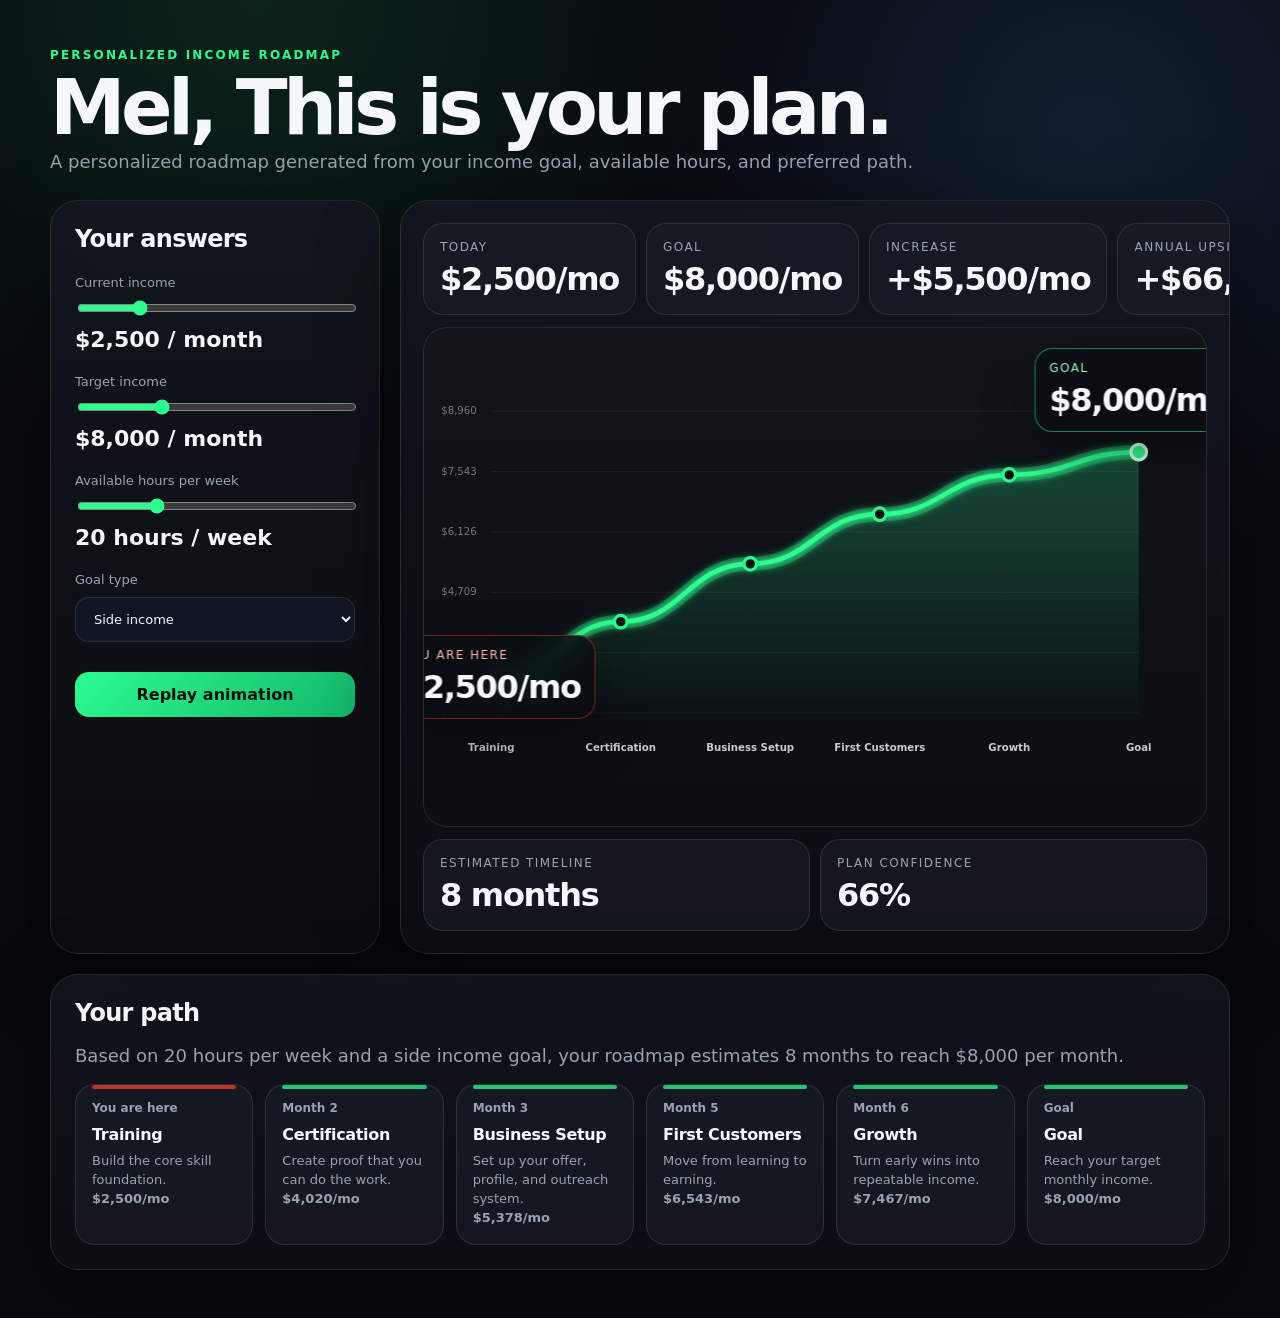
<file: chart/index.html>
<!doctype html>
<html lang="en">
<head>
  <meta charset="utf-8" />
  <meta name="viewport" content="width=device-width,initial-scale=1" />
  <title>Personalized Income Roadmap</title>
  <link rel="stylesheet" href="css/style.css" />
</head>
<body>
  <main class="page-shell">
    <section class="hero">
      <div class="eyebrow">Personalized income roadmap</div>
      <h1 id="headline">This is your plan.</h1>
      <p id="subhead">
        Answer a few questions and watch your roadmap adjust in real time.
      </p>
    </section>

    <section class="planner">
      <aside class="controls-card" aria-label="Roadmap inputs">
        <h2>Your answers</h2>

        <label>
          Current income
          <input id="currentIncome" type="range" min="0" max="12000" step="250" />
          <span id="currentIncomeLabel"></span>
        </label>

        <label>
          Target income
          <input id="targetIncome" type="range" min="1000" max="25000" step="500" />
          <span id="targetIncomeLabel"></span>
        </label>

        <label>
          Available hours per week
          <input id="availableHours" type="range" min="5" max="60" step="1" />
          <span id="availableHoursLabel"></span>
        </label>

        <label>
          Goal type
          <select id="goalType">
            <option value="side">Side income</option>
            <option value="fulltime">Full-time</option>
            <option value="career">Career change</option>
          </select>
        </label>

        <button id="replayBtn" type="button">Replay animation</button>
      </aside>

      <section class="experience-card" aria-label="Personalized roadmap chart">
        <div class="kpi-grid">
          <article>
            <span>Today</span>
            <strong id="todayKpi">$2,500/mo</strong>
          </article>
          <article>
            <span>Goal</span>
            <strong id="goalKpi">$8,000/mo</strong>
          </article>
          <article>
            <span>Increase</span>
            <strong id="monthlyIncreaseKpi">+$5,500/mo</strong>
          </article>
          <article>
            <span>Annual upside</span>
            <strong id="annualIncreaseKpi">+$66,000/yr</strong>
          </article>
        </div>

        <div class="chart-wrap">
          <svg id="roadmapSvg" viewBox="0 0 1000 520" role="img" aria-labelledby="chartTitle chartDesc">
            <title id="chartTitle">Personalized income roadmap</title>
            <desc id="chartDesc">An animated growth path from current monthly income to target monthly income.</desc>

            <defs>
              <filter id="greenGlow" x="-40%" y="-40%" width="180%" height="180%">
                <feGaussianBlur stdDeviation="5" result="blur" />
                <feMerge>
                  <feMergeNode in="blur" />
                  <feMergeNode in="SourceGraphic" />
                </feMerge>
              </filter>

              <linearGradient id="fillGradient" x1="0" x2="0" y1="0" y2="1">
                <stop offset="0%" stop-color="#33ff99" stop-opacity="0.24" />
                <stop offset="100%" stop-color="#33ff99" stop-opacity="0.01" />
              </linearGradient>
            </defs>

            <g id="grid"></g>
            <path id="areaPath" class="area-path"></path>
            <path id="growthPathShadow" class="growth-shadow"></path>
            <path id="growthPath" class="growth-path"></path>
            <g id="points"></g>
            <g id="labels"></g>
          </svg>

          <div class="chart-badge today-badge" id="todayBadge">
            <span>You are here</span>
            <strong id="todayBadgeValue">$2,500/mo</strong>
          </div>

          <div class="chart-badge goal-badge" id="goalBadge">
            <span>Goal</span>
            <strong id="goalBadgeValue">$8,000/mo</strong>
          </div>
        </div>

        <div class="timeline-summary">
          <div>
            <span>Estimated timeline</span>
            <strong id="timelineKpi">7 months</strong>
          </div>
          <div>
            <span>Plan confidence</span>
            <strong id="confidenceKpi">82%</strong>
          </div>
        </div>
      </section>
    </section>

    <section class="milestones-card">
      <div>
        <h2>Your path</h2>
        <p id="pathCopy">Built from your income goal, time available, and preferred path.</p>
      </div>
      <div id="milestones" class="milestones"></div>
    </section>
  </main>

  <script src="js/config.js"></script>
  <script src="js/journey-engine.js"></script>
  <script src="js/app.js"></script>
</body>
</html>
</file>
<file: chart/css/style.css>
:root {
  --bg: #07090d;
  --panel: rgba(18, 22, 30, 0.84);
  --panel-2: rgba(24, 29, 38, 0.72);
  --text: #f5f7fb;
  --muted: #98a2b3;
  --line: #2dfc8f;
  --line-soft: rgba(45, 252, 143, 0.18);
  --red: #ff3b30;
  --green: #2dfc8f;
  --border: rgba(255,255,255,0.1);
  --shadow: 0 24px 80px rgba(0,0,0,0.46);
}

* {
  box-sizing: border-box;
}

body {
  margin: 0;
  min-height: 100vh;
  color: var(--text);
  font-family: Inter, ui-sans-serif, system-ui, -apple-system, BlinkMacSystemFont, "Segoe UI", Arial, sans-serif;
  background:
    radial-gradient(circle at 20% 0%, rgba(45,252,143,0.11), transparent 30%),
    radial-gradient(circle at 85% 10%, rgba(74,144,226,0.16), transparent 28%),
    var(--bg);
}

.page-shell {
  width: min(1180px, calc(100% - 32px));
  margin: 0 auto;
  padding: 48px 0;
}

.hero {
  margin-bottom: 28px;
}

.eyebrow {
  color: var(--green);
  text-transform: uppercase;
  letter-spacing: 0.18em;
  font-size: 12px;
  font-weight: 800;
}

h1 {
  margin: 10px 0 8px;
  font-size: clamp(38px, 6vw, 76px);
  letter-spacing: -0.06em;
  line-height: 0.94;
}

.hero p,
.milestones-card p {
  color: var(--muted);
  font-size: 18px;
  margin: 0;
}

.planner {
  display: grid;
  grid-template-columns: 330px 1fr;
  gap: 20px;
}

.controls-card,
.experience-card,
.milestones-card {
  background: linear-gradient(180deg, var(--panel), rgba(12, 15, 20, 0.88));
  border: 1px solid var(--border);
  border-radius: 28px;
  box-shadow: var(--shadow);
  backdrop-filter: blur(20px);
}

.controls-card {
  padding: 24px;
}

.controls-card h2,
.milestones-card h2 {
  margin: 0 0 18px;
  letter-spacing: -0.03em;
}

label {
  display: block;
  color: var(--muted);
  font-size: 13px;
  margin: 22px 0;
}

label span {
  display: block;
  color: var(--text);
  font-size: 22px;
  font-weight: 800;
  margin-top: 8px;
}

input[type="range"] {
  width: 100%;
  accent-color: var(--green);
  margin-top: 10px;
}

select,
button {
  width: 100%;
  border-radius: 14px;
  border: 1px solid var(--border);
  background: #111722;
  color: var(--text);
  padding: 13px 14px;
  margin-top: 10px;
  font: inherit;
}

button {
  cursor: pointer;
  background: linear-gradient(135deg, #2dfc8f, #12b76a);
  color: #04120a;
  border: 0;
  font-weight: 900;
  margin-top: 8px;
}

.experience-card {
  padding: 22px;
  overflow: hidden;
}

.kpi-grid {
  display: grid;
  grid-template-columns: repeat(4, 1fr);
  gap: 10px;
}

.kpi-grid article,
.timeline-summary > div {
  background: var(--panel-2);
  border: 1px solid var(--border);
  border-radius: 20px;
  padding: 16px;
}

.kpi-grid span,
.timeline-summary span,
.chart-badge span {
  color: var(--muted);
  font-size: 12px;
  text-transform: uppercase;
  letter-spacing: 0.12em;
  display: block;
}

.kpi-grid strong,
.timeline-summary strong,
.chart-badge strong {
  display: block;
  margin-top: 6px;
  font-size: clamp(20px, 3vw, 32px);
  letter-spacing: -0.04em;
}

.chart-wrap {
  position: relative;
  height: 500px;
  margin-top: 12px;
  border-radius: 24px;
  background:
    linear-gradient(180deg, rgba(255,255,255,0.035), rgba(255,255,255,0.01)),
    #080c11;
  border: 1px solid var(--border);
  overflow: hidden;
}

svg {
  width: 100%;
  height: 100%;
  display: block;
}

.grid-line {
  stroke: rgba(255,255,255,0.08);
  stroke-width: 1;
}

.grid-label {
  fill: rgba(255,255,255,0.42);
  font-size: 13px;
}

.axis-label {
  fill: rgba(255,255,255,0.62);
  font-size: 14px;
  font-weight: 700;
}

.area-path {
  fill: url(#fillGradient);
  opacity: 0;
  animation: fadeIn 850ms ease forwards;
}

.growth-shadow {
  fill: none;
  stroke: rgba(45,252,143,0.25);
  stroke-width: 18;
  stroke-linecap: round;
  filter: url(#greenGlow);
}

.growth-path {
  fill: none;
  stroke: var(--line);
  stroke-width: 6;
  stroke-linecap: round;
  filter: url(#greenGlow);
}

.point {
  fill: #0c1218;
  stroke: var(--green);
  stroke-width: 4;
}

.point-current {
  fill: var(--red);
  stroke: #ffd1ce;
  animation: pulseRed 1.6s ease-in-out infinite;
}

.point-goal {
  fill: var(--green);
  stroke: #d7ffe9;
  animation: pulseGreen 1.8s ease-in-out infinite;
}

.stage-text {
  fill: rgba(255,255,255,0.78);
  font-size: 13px;
  font-weight: 700;
}

.chart-badge {
  position: absolute;
  transform: translate(-50%, -50%);
  border-radius: 18px;
  border: 1px solid var(--border);
  background: rgba(10, 13, 18, 0.86);
  backdrop-filter: blur(14px);
  padding: 12px 14px;
  box-shadow: 0 18px 50px rgba(0,0,0,0.42);
  min-width: 132px;
  pointer-events: none;
  transition: left 450ms ease, top 450ms ease;
}

.today-badge {
  border-color: rgba(255,59,48,0.45);
}

.today-badge span {
  color: #ffb4ae;
}

.goal-badge {
  border-color: rgba(45,252,143,0.5);
}

.goal-badge span {
  color: #9af8c4;
}

.timeline-summary {
  display: grid;
  grid-template-columns: 1fr 1fr;
  gap: 10px;
  margin-top: 12px;
}

.milestones-card {
  margin-top: 20px;
  padding: 24px;
}

.milestones {
  display: grid;
  grid-template-columns: repeat(6, 1fr);
  gap: 12px;
  margin-top: 18px;
}

.milestone {
  min-height: 145px;
  background: var(--panel-2);
  border: 1px solid var(--border);
  border-radius: 20px;
  padding: 16px;
  position: relative;
  overflow: hidden;
}

.milestone::before {
  content: "";
  position: absolute;
  left: 16px;
  right: 16px;
  top: 0;
  height: 4px;
  background: var(--green);
  opacity: 0.75;
  border-radius: 999px;
}

.milestone.current::before {
  background: var(--red);
}

.milestone .number {
  color: var(--muted);
  font-size: 12px;
  font-weight: 800;
}

.milestone h3 {
  margin: 10px 0 8px;
  font-size: 16px;
  letter-spacing: -0.02em;
}

.milestone p {
  font-size: 13px;
  line-height: 1.45;
}

@keyframes fadeIn {
  to { opacity: 1; }
}

@keyframes pulseRed {
  0%, 100% { r: 9; filter: drop-shadow(0 0 0 rgba(255,59,48,0)); }
  50% { r: 13; filter: drop-shadow(0 0 12px rgba(255,59,48,0.85)); }
}

@keyframes pulseGreen {
  0%, 100% { r: 10; filter: drop-shadow(0 0 0 rgba(45,252,143,0)); }
  50% { r: 15; filter: drop-shadow(0 0 18px rgba(45,252,143,0.9)); }
}

@media (max-width: 980px) {
  .planner {
    grid-template-columns: 1fr;
  }

  .kpi-grid,
  .milestones {
    grid-template-columns: repeat(2, 1fr);
  }

  .chart-wrap {
    height: 420px;
  }
}

@media (max-width: 620px) {
  .page-shell {
    width: min(100% - 22px, 1180px);
    padding: 28px 0;
  }

  .kpi-grid,
  .timeline-summary,
  .milestones {
    grid-template-columns: 1fr;
  }

  .chart-wrap {
    height: 390px;
  }
}
</file>
